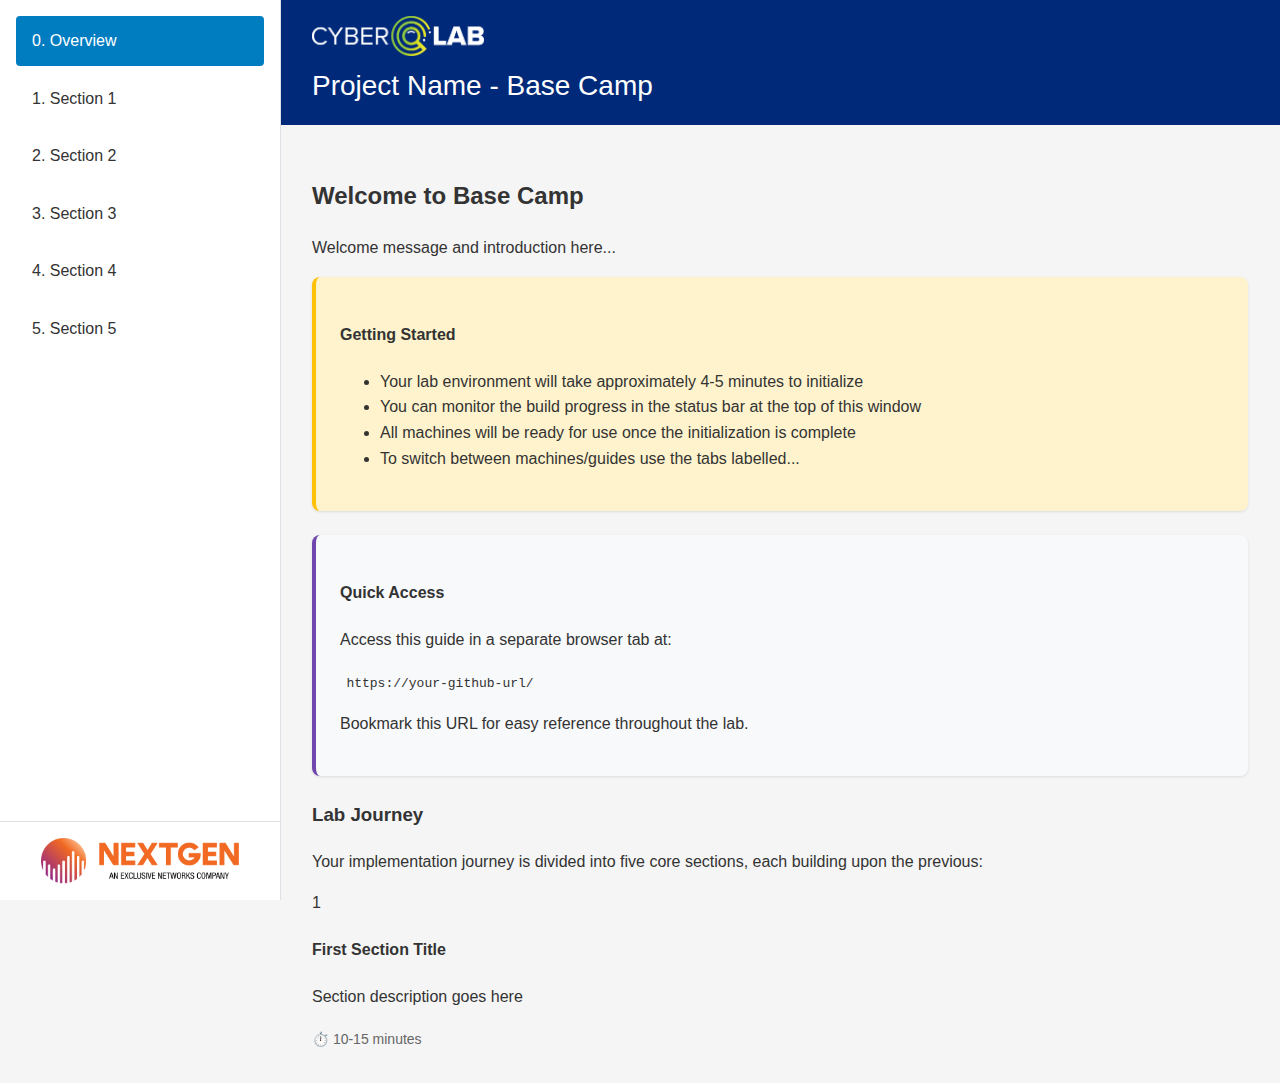
<file: index.html>
<!DOCTYPE html>
<html lang="en">
<head>
    <meta charset="UTF-8">
    <meta name="viewport" content="width=device-width, initial-scale=1.0">
    <title>Documentation Guide - Overview</title>
    <link rel="stylesheet" href="css/styles.css">
</head>
<body>
    <div class="layout-container">
        <aside class="sidebar">
            <nav class="sidebar-nav">
                <a href="./index.html" class="nav-item active">
                    <div>0. Overview</div>
                </a>
                <a href="./section1.html" class="nav-item">
                    <div>1. Section 1</div>
                </a>
                <a href="./section2.html" class="nav-item">
                    <div>2. Section 2</div>
                </a>
                <a href="./section3.html" class="nav-item">
                    <div>3. Section 3</div>
                </a>
                <a href="./section4.html" class="nav-item">
                    <div>4. Section 4</div>
                </a>
                <a href="./section5.html" class="nav-item">
                    <div>5. Section 5</div>
                </a>
            </nav>
            <div class="sidebar-footer">
                <img src="images/NEXTGEN.png" alt="NEXTGEN" />
            </div>
        </aside>

        <main class="main-content">
            <header>
                <div class="logo-container">
                    <img src="images/CyberLAB.png" alt="CyberLAB" />
                </div>
                <h1>Project Name - Base Camp</h1>
            </header>

            <div class="content">
                <div class="intro">
                    <h2>Welcome to Base Camp</h2>
                    <p>Welcome message and introduction here...</p>

                    <div class="important">
                        <h4>Getting Started</h4>
                        <ul>
                            <li>Your lab environment will take approximately 4-5 minutes to initialize</li>
                            <li>You can monitor the build progress in the status bar at the top of this window</li>
                            <li>All machines will be ready for use once the initialization is complete</li>
                            <li>To switch between machines/guides use the tabs labelled...</li>
                        </ul>
                    </div>

                    <div class="note">
                        <h4>Quick Access</h4>
                        <p>Access this guide in a separate browser tab at:</p>
                        <code>https://your-github-url/</code>
                        <p>Bookmark this URL for easy reference throughout the lab.</p>
                    </div>
                </div>

                <div class="section-overview">
                    <h3>Lab Journey</h3>
                    <p>Your implementation journey is divided into five core sections, each building upon the previous:</p>
                    <div class="section-cards">
                        <div class="section-card">
                            <div class="card-number">1</div>
                            <h4>First Section Title</h4>
                            <p>Section description goes here</p>
                            <span class="estimated-time">⏱️ 10-15 minutes</span>
                        </div>
                        <!-- Add more section cards -->
                    </div>
                </div>

                <!-- Add environment details, support & feedback sections as needed -->
            </div>
        </main>
    </div>

    <div class="modal" id="imageModal">
        <span class="modal-close">&times;</span>
        <img class="modal-content" id="modalImage">
        <div class="image-caption" id="imageCaption"></div>
    </div>

    <script src="js/modal.js"></script>
</body>
</html>
</file>
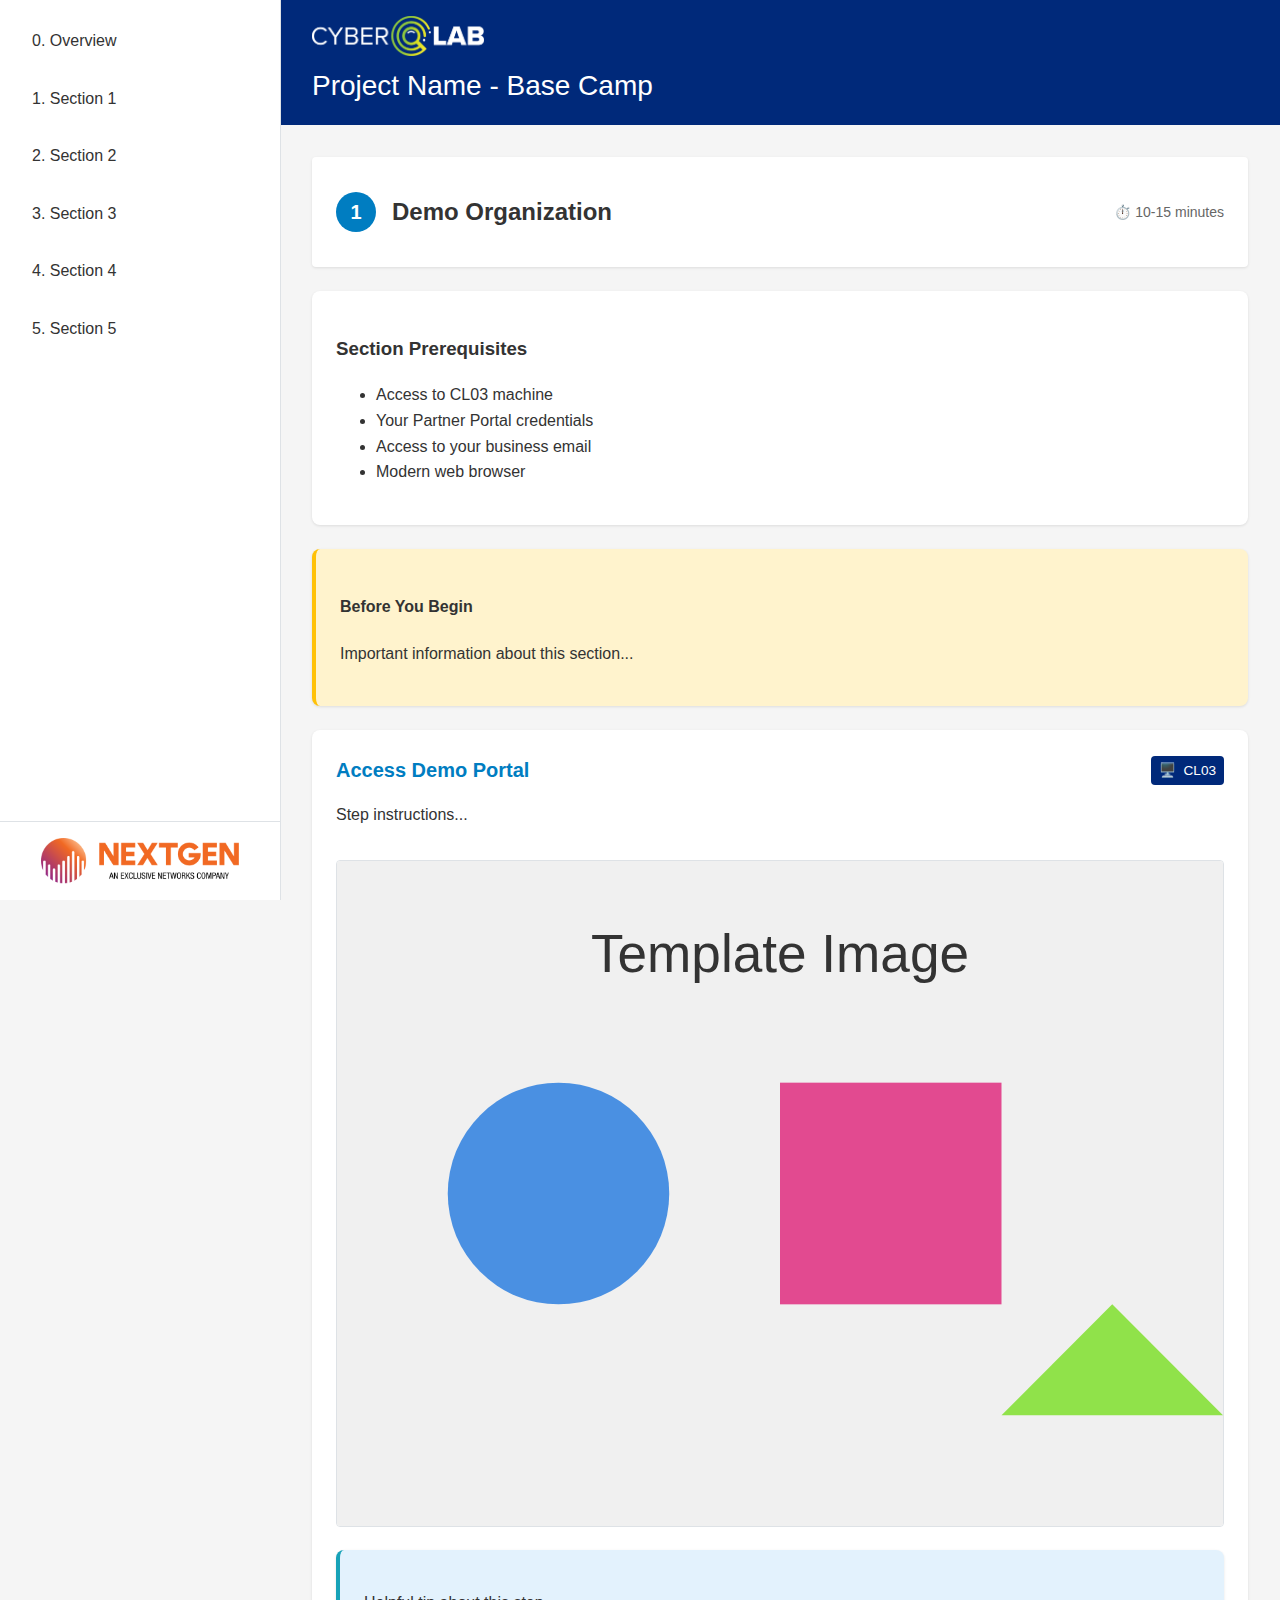
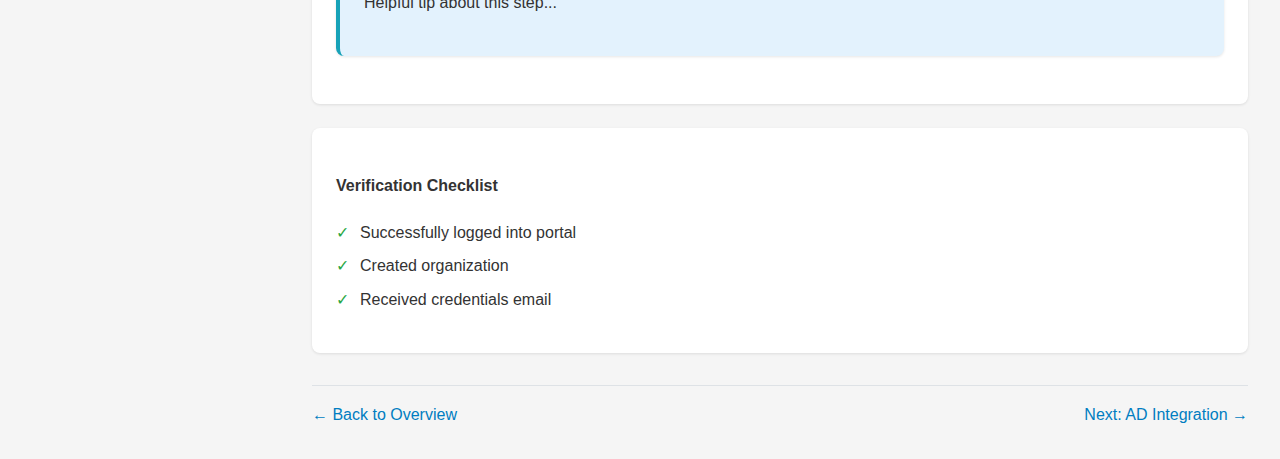
<file: section1.html>
<!DOCTYPE html>
<html lang="en">
<head>
    <meta charset="UTF-8">
    <meta name="viewport" content="width=device-width, initial-scale=1.0">
    <title>Section 1: Template</title>
    <link rel="stylesheet" href="css/styles.css">
</head>
<body>
    <div class="layout-container">
        <!-- Same sidebar as index.html -->
        <aside class="sidebar">
            <nav class="sidebar-nav">
                <a href="./index.html" class="nav-item">
                    <div>0. Overview</div>
                </a>
                <a href="./section1.html" class="nav-item">
                    <div>1. Section 1</div>
                </a>
                <a href="./section2.html" class="nav-item">
                    <div>2. Section 2</div>
                </a>
                <a href="./section3.html" class="nav-item">
                    <div>3. Section 3</div>
                </a>
                <a href="./section4.html" class="nav-item">
                    <div>4. Section 4</div>
                </a>
                <a href="./section5.html" class="nav-item">
                    <div>5. Section 5</div>
                </a>
            </nav>
            <div class="sidebar-footer">
                <img src="images/NEXTGEN.png" alt="NEXTGEN" />
            </div>
        </aside>

        <main class="main-content">
            <header>
                <div class="logo-container">
                    <img src="images/CyberLAB.png" alt="CyberLAB" />
                </div>
                <h1>Project Name - Base Camp</h1>
            </header>

            <div class="content">
                <div class="section-header">
                    <div class="section-number">1</div>
                    <h2>Demo Organization</h2>
                    <span class="estimated-time">⏱️ 10-15 minutes</span>
                </div>

                <div class="prerequisites">
                    <h3>Section Prerequisites</h3>
                    <ul>
                        <li>Access to CL03 machine</li>
                        <li>Your Partner Portal credentials</li>
                        <li>Access to your business email</li>
                        <li>Modern web browser</li>
                    </ul>
                </div>

                <div class="important">
                    <h4>Before You Begin</h4>
                    <p>Important information about this section...</p>
                </div>

                <ol class="steps">
                    <li class="step">
                        <div class="step-header">
                            <div class="step-title">Access Demo Portal</div>
                            <div class="machine-indicator">CL03</div>
                        </div>
                        <p>Step instructions...</p>
                        <img src="images/section1/template.svg" alt="Step 1" class="step-image">
                        <div class="tip">
                            <p>Helpful tip about this step...</p>
                        </div>
                    </li>
                </ol>

                <div class="verification-list">
                    <h4>Verification Checklist</h4>
                    <ul class="checklist">
                        <li>Successfully logged into portal</li>
                        <li>Created organization</li>
                        <li>Received credentials email</li>
                    </ul>
                </div>

                <div class="navigation-links">
                    <a href="index.html" class="nav-link">← Back to Overview</a>
                    <a href="section2.html" class="nav-link">Next: AD Integration →</a>
                </div>
            </div>
        </main>
    </div>

    <div class="modal" id="imageModal">
        <span class="modal-close">&times;</span>
        <img class="modal-content" id="modalImage">
        <div class="image-caption" id="imageCaption"></div>
    </div>

    <script src="js/modal.js"></script>
</body>
</html>
</file>
<file: css/styles.css>
/* Variables */
:root {
    --primary-color: #00297A;
    --secondary-color: #007DC1;
    --accent-color: #6e46ae;
    --text-color: #333;
    --background-color: #f5f5f5;
    --section-bg: #ffffff;
    --success-color: #28a745;
    --warning-color: #ffc107;
    --info-color: #17a2b8;
    --danger-color: #dc3545;
    --sidebar-width: 280px;
}

/* Reset & Base Styles */
body {
    font-family: -apple-system, BlinkMacSystemFont, 'Segoe UI', Roboto, Oxygen, Ubuntu, Cantarell, sans-serif;
    line-height: 1.6;
    color: var(--text-color);
    background: var(--background-color);
    margin: 0;
    padding: 0;
}

/* Layout */
.layout-container {
    display: flex;
    min-height: 100vh;
}

/* Sidebar Styles */
.sidebar {
    width: var(--sidebar-width);
    background: white;
    border-right: 1px solid #dee2e6;
    position: fixed;
    height: 100vh;
    overflow-y: auto;
    display: flex;
    flex-direction: column;
}

.sidebar-nav {
    padding: 1rem;
    flex: 1;
}

.nav-item {
    display: block;
    padding: 0.75rem 1rem;
    color: var(--text-color);
    text-decoration: none;
    border-radius: 4px;
    margin-bottom: 0.5rem;
}

.nav-item:hover {
    background: #f8f9fa;
}

.nav-item.active {
    background: var(--secondary-color);
    color: white;
}

.sidebar-footer {
    padding: 1rem;
    border-top: 1px solid #dee2e6;
    display: flex;
    justify-content: center;
    background: white;
}

.sidebar-footer img {
    max-width: 80%;
    height: auto;
    object-fit: contain;
}

/* Main Content */
.main-content {
    margin-left: var(--sidebar-width);
    flex: 1;
}

/* Header */
header {
    background: var(--primary-color);
    color: white;
    padding: 1rem 2rem;
    min-height: 80px;
    display: flex;
    flex-direction: column;
    justify-content: center;
}

.logo-container {
    height: 40px;
    margin-bottom: 0.5rem;
}

.logo-container img {
    height: 100%;
    width: auto;
    object-fit: contain;
}

header h1 {
    margin: 0;
    font-size: 1.75rem;
    font-weight: 500;
}

/* Content Area */
.content {
    padding: 2rem;
    max-width: 1200px;
    margin: 0 auto;
}

/* Section Headers */
.section-header {
    display: flex;
    align-items: center;
    gap: 1rem;
    background: white;
    padding: 1rem 1.5rem;
    border-radius: 4px;
    margin-bottom: 1.5rem;
    box-shadow: 0 1px 3px rgba(0,0,0,0.1);
}

.section-number {
    width: 2.5rem;
    height: 2.5rem;
    background: var(--secondary-color);
    color: white;
    border-radius: 50%;
    display: flex;
    align-items: center;
    justify-content: center;
    font-size: 1.25rem;
    font-weight: bold;
}

.estimated-time {
    margin-left: auto;
    font-size: 0.875rem;
    color: #666;
}

/* Component Boxes */
.prerequisites, .important, .tip, .note {
    background: white;
    padding: 1.5rem;
    border-radius: 8px;
    margin-bottom: 1.5rem;
    box-shadow: 0 1px 3px rgba(0,0,0,0.1);
}

.important {
    border-left: 4px solid var(--warning-color);
    background: #fff3cd;
}

.tip {
    border-left: 4px solid var(--info-color);
    background: #e3f2fd;
}

.note {
    border-left: 4px solid var(--accent-color);
    background: #f8f9fa;
}

/* Steps */
.steps {
    list-style: none;
    padding: 0;
}

.step {
    background: white;
    padding: 1.5rem;
    border-radius: 8px;
    margin-bottom: 1.5rem;
    box-shadow: 0 1px 3px rgba(0,0,0,0.1);
}

.step-header {
    display: flex;
    justify-content: space-between;
    align-items: center;
    margin-bottom: 1rem;
}

.step-title {
    font-size: 1.25rem;
    font-weight: bold;
    color: var(--secondary-color);
}

/* Machine Indicator */
.machine-indicator {
    display: inline-flex;
    align-items: center;
    padding: 0.25rem 0.5rem;
    background: var(--primary-color);
    color: white;
    border-radius: 4px;
    font-size: 0.85rem;
}

.machine-indicator:before {
    content: "🖥️";
    margin-right: 0.5rem;
}

/* Images */
.step-image {
    max-width: 100%;
    border-radius: 4px;
    cursor: pointer;
    margin: 1rem 0;
    border: 1px solid #dee2e6;
    transition: transform 0.2s;
}

.step-image:hover {
    transform: scale(1.01);
}

/* Modal */
.modal {
    display: none;
    position: fixed;
    z-index: 1000;
    top: 0;
    left: 0;
    width: 100%;
    height: 100%;
    background-color: rgba(0, 0, 0, 0.9);
    opacity: 0;
    pointer-events: none;
    transition: opacity 0.3s ease;
}

.modal.active {
    opacity: 1;
    pointer-events: auto;
}

.modal-content {
    max-width: 90%;
    max-height: 90vh;
    object-fit: contain;
    border-radius: 4px;
}

.modal-close {
    position: absolute;
    top: 20px;
    right: 20px;
    color: white;
    font-size: 30px;
    cursor: pointer;
    background: rgba(0, 0, 0, 0.5);
    width: 40px;
    height: 40px;
    border-radius: 50%;
    display: flex;
    align-items: center;
    justify-content: center;
}

.image-caption {
    color: white;
    text-align: center;
    position: absolute;
    bottom: 20px;
    left: 0;
    right: 0;
    background: rgba(0, 0, 0, 0.7);
    padding: 10px;
    margin: 0 20px;
    border-radius: 4px;
}

/* Verification Checklist */
.verification-list {
    background: white;
    padding: 1.5rem;
    border-radius: 8px;
    margin-bottom: 1.5rem;
    box-shadow: 0 1px 3px rgba(0,0,0,0.1);
}

.checklist {
    list-style: none;
    padding: 0;
}

.checklist li {
    margin-bottom: 0.5rem;
    padding-left: 1.5rem;
    position: relative;
}

.checklist li:before {
    content: "✓";
    position: absolute;
    left: 0;
    color: var(--success-color);
}

/* Navigation Links */
.navigation-links {
    display: flex;
    justify-content: space-between;
    margin-top: 2rem;
    padding-top: 1rem;
    border-top: 1px solid #dee2e6;
}

.nav-link {
    color: var(--secondary-color);
    text-decoration: none;
}

/* Code Blocks */
code {
    background: #f8f9fa;
    padding: 0.2rem 0.4rem;
    border-radius: 4px;
    font-family: monospace;
}

/* Responsive Design */
@media (max-width: 768px) {
    .layout-container {
        flex-direction: column;
    }

    .sidebar {
        width: 100%;
        height: auto;
        position: relative;
    }

    .main-content {
        margin-left: 0;
    }

    .content {
        padding: 1rem;
    }

    .section-header {
        flex-direction: column;
        text-align: center;
    }

    .estimated-time {
        margin: 0.5rem 0 0 0;
    }
}
</file>
